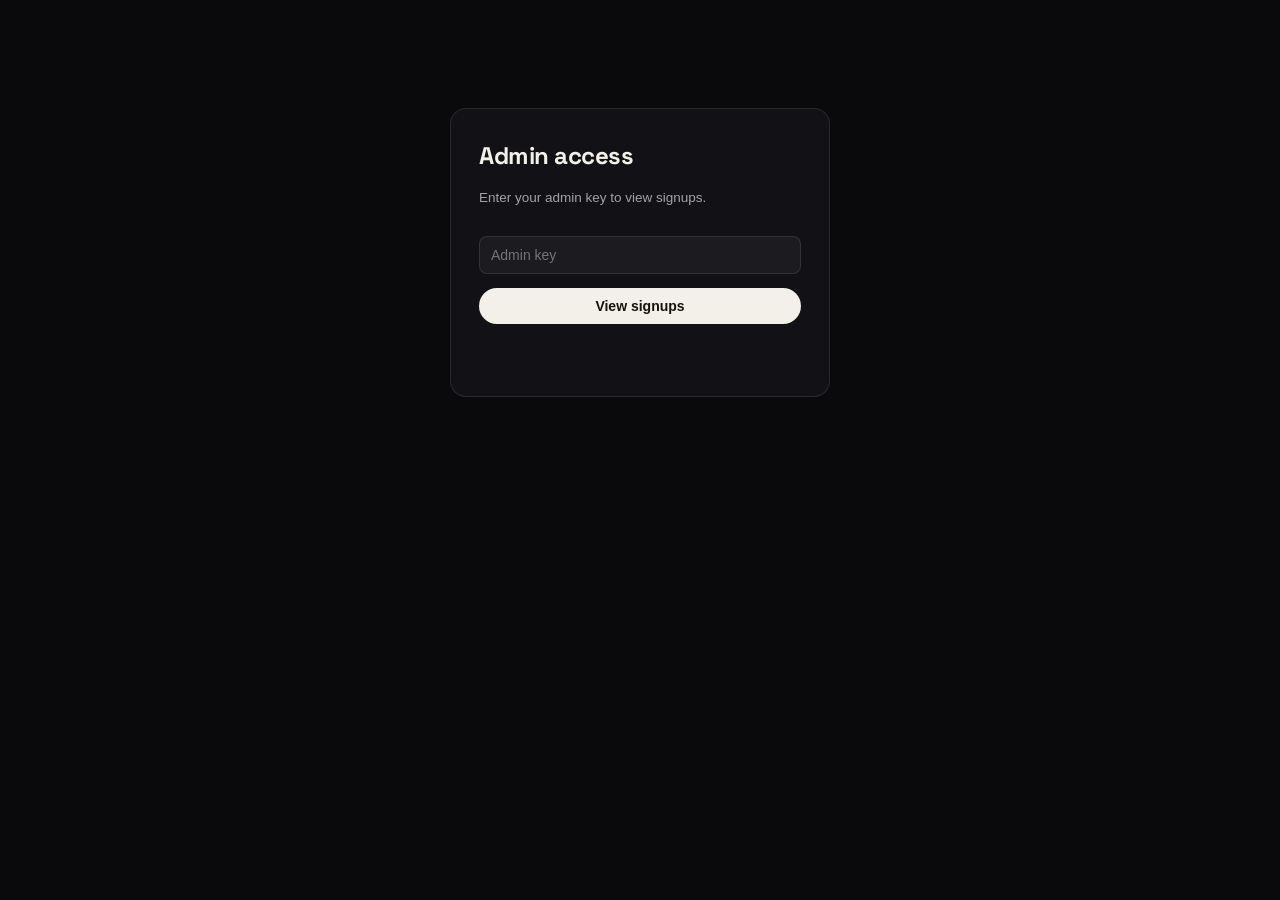
<file: frontend/admin.html>
<!DOCTYPE html>
<html lang="en">
<head>
<meta charset="UTF-8">
<meta name="viewport" content="width=device-width, initial-scale=1.0">
<title>Admin: Dreamz.</title>
<link rel="stylesheet" href="shared.css">
<style>
  body { font-family: 'Inter', sans-serif; }
  .wrap { max-width: 760px; margin: 8vh auto; padding: 0 20px; }
  .gate {
    background: var(--paper-2); border: 1px solid var(--line); border-radius: 16px;
    padding: 28px; max-width: 380px; margin: 12vh auto 0;
  }
  .gate input {
    width: 100%; padding: 10px 11px; border: 1px solid var(--line); border-radius: 8px;
    font-family: inherit; font-size: 14px; margin: 14px 0; background: #1B1B20; color: var(--ink);
  }
  .gate button, .refresh-btn {
    width: 100%; background: var(--ink); color: #15130C; border: none; border-radius: 999px;
    padding: 10px; font-weight: 600; cursor: pointer; font-family: inherit; font-size: 14px;
  }
  .gate button:hover, .refresh-btn:hover { background: var(--brass-deep); }
  .gate .err { color: var(--danger); font-size: 13px; min-height: 18px; }
  table { width: 100%; border-collapse: collapse; margin-top: 22px; }
  th, td { text-align: left; padding: 10px 12px; border-bottom: 1px solid var(--line); font-size: 14px; }
  th { color: var(--ink-soft); font-weight: 600; font-size: 12.5px;  }
  .role-tag { font-size: 11.5px; padding: 3px 9px; border-radius: 20px; border: 1px solid var(--line); }
  .role-tag.idea_owner { color: var(--brass); }
  .role-tag.collaborator { color: var(--ok); }
  .count { color: var(--ink-soft); font-size: 14px; margin-top: 6px; }
  .top-row { display: flex; justify-content: space-between; align-items: center; }
  .refresh-btn { width: auto; padding: 8px 16px; font-size: 13px; }
</style>
</head>
<body>

<div class="wrap">
  <div id="gate-view" class="gate">
    <h2 style="font-family:'Space Grotesk',sans-serif;">Admin access</h2>
    <p style="color:var(--ink-soft); font-size:13.5px;">Enter your admin key to view signups.</p>
    <input type="password" id="admin-key-input" placeholder="Admin key">
    <button id="gate-submit">View signups</button>
    <p class="err" id="gate-err"></p>
  </div>

  <div id="data-view" class="hidden" style="display:none;">
    <div class="top-row">
      <h2 style="font-family:'Space Grotesk',sans-serif;">Signups</h2>
      <button class="refresh-btn" id="refresh-btn">Refresh</button>
    </div>
    <p class="count" id="user-count"></p>
    <table>
      <thead>
        <tr><th>Name</th><th>Email</th><th>Signed up as</th><th>Signed up</th></tr>
      </thead>
      <tbody id="users-tbody"></tbody>
    </table>
  </div>
</div>

<script src="config.js"></script>
<script>
  function esc(v) { return String(v == null ? "" : v).replace(/[&<>"']/g, c => ({ "&": "&amp;", "<": "&lt;", ">": "&gt;", '"': "&quot;", "'": "&#39;" }[c])); }
  const gateView = document.getElementById("gate-view");
  const dataView = document.getElementById("data-view");
  const err = document.getElementById("gate-err");

  async function loadUsers(key) {
    err.textContent = "";
    try {
      const res = await fetch(`${API_BASE}/admin/users`, {
        headers: { "X-Admin-Key": key }
      });
      if (!res.ok) {
        const body = await res.json().catch(() => ({}));
        throw new Error(body.detail || "Could not load signups");
      }
      const users = await res.json();
      sessionStorage.setItem("admin_key", key);
      renderUsers(users);
      gateView.style.display = "none";
      dataView.style.display = "block";
    } catch (e) {
      err.textContent = e.message;
    }
  }

  function renderUsers(users) {
    document.getElementById("user-count").textContent =
      `${users.length} account${users.length === 1 ? "" : "s"} total`;
    const tbody = document.getElementById("users-tbody");
    tbody.innerHTML = users.map(u => `
      <tr>
        <td>${esc(u.name)}</td>
        <td>${esc(u.email)}</td>
        <td><span class="role-tag ${u.role}">${u.role === "idea_owner" ? "Idea Owner" : "Collaborator"}</span></td>
        <td>${new Date(u.created_at).toLocaleDateString(undefined, { year: "numeric", month: "short", day: "numeric" })}</td>
      </tr>
    `).join("");
  }

  document.getElementById("gate-submit").addEventListener("click", () => {
    const key = document.getElementById("admin-key-input").value.trim();
    if (key) loadUsers(key);
  });
  document.getElementById("admin-key-input").addEventListener("keydown", (e) => {
    if (e.key === "Enter") document.getElementById("gate-submit").click();
  });
  document.getElementById("refresh-btn").addEventListener("click", () => {
    const key = sessionStorage.getItem("admin_key");
    if (key) loadUsers(key);
  });

  const savedKey = sessionStorage.getItem("admin_key");
  if (savedKey) loadUsers(savedKey);
</script>

</body>
</html>
</file>
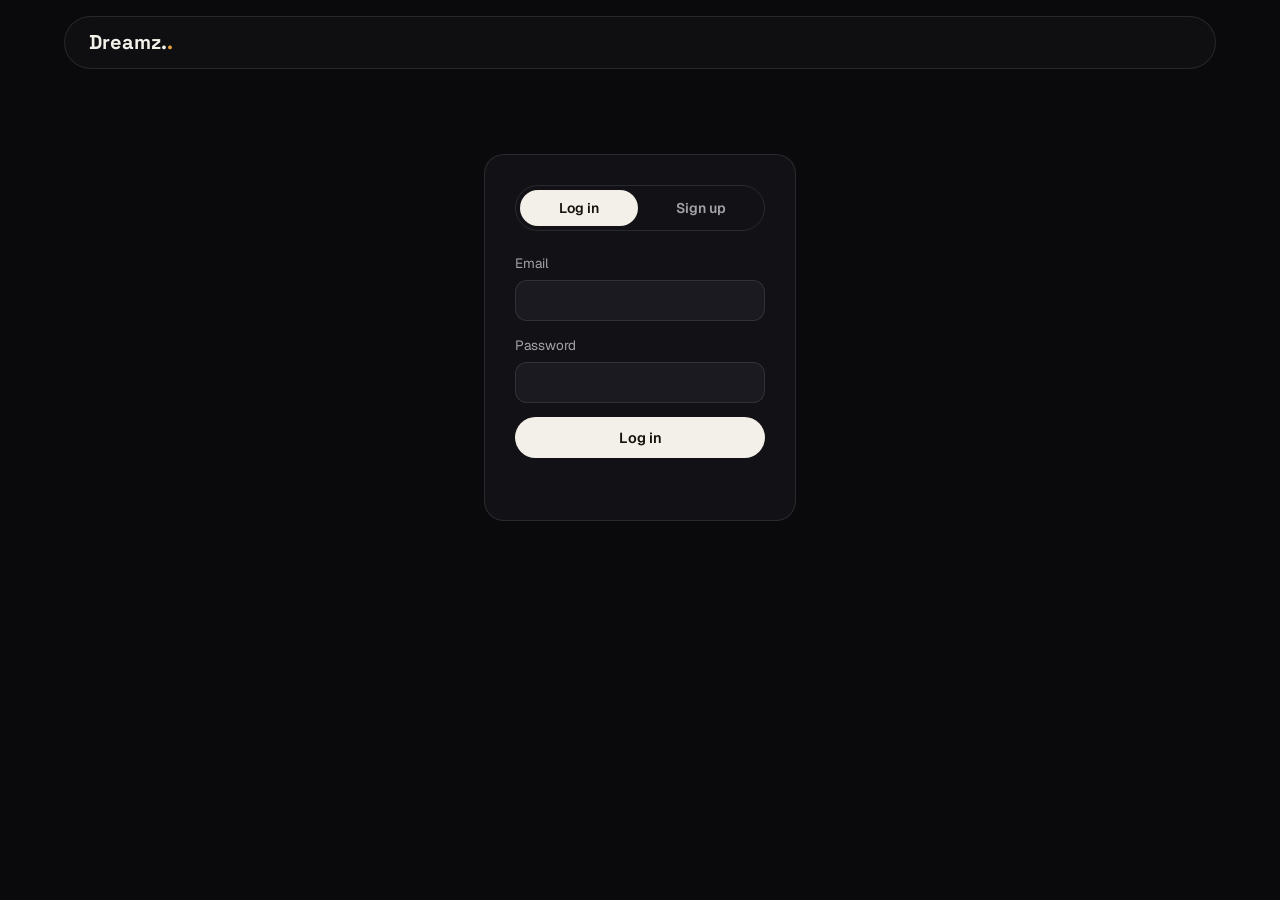
<file: frontend/app.html>
<!DOCTYPE html>
<html lang="en">
<head>
<meta charset="UTF-8">
<meta name="viewport" content="width=device-width, initial-scale=1.0">
<title>Dreamz.: build it, protect it, crew it</title>
<link rel="stylesheet" href="shared.css">
<link rel="stylesheet" href="styles.css">
</head>
<body>

<header class="topbar">
  <a href="index.html" class="wordmark">Dreamz.<span class="dot">.</span></a>
  <nav id="nav-actions"></nav>
</header>

<!-- AUTH VIEW -->
<section id="view-auth" class="view">
  <div class="auth-card">
    <div class="auth-tabs">
      <button class="tab-btn active" data-tab="login">Log in</button>
      <button class="tab-btn" data-tab="signup">Sign up</button>
    </div>

    <form id="form-login" class="auth-form">
      <label>Email<input type="email" id="login-email" autocomplete="email" required></label>
      <label>Password<input type="password" id="login-password" autocomplete="current-password" required></label>
      <button type="submit" class="glow-ring">Log in</button>
      <p class="form-msg" id="login-msg" role="status" aria-live="polite"></p>
    </form>

    <form id="form-signup" class="auth-form hidden">
      <label>Name<input type="text" id="signup-name" required></label>
      <label>Email<input type="email" id="signup-email" required></label>
      <label>Password<input type="password" id="signup-password" autocomplete="new-password" required minlength="6"></label>
      <label>I am a...
        <select id="signup-role">
          <option value="idea_owner">Idea Owner: I have a startup idea</option>
          <option value="collaborator">Collaborator: I want to join one</option>
        </select>
      </label>
      <button type="submit" class="glow-ring">Create account</button>
      <p class="form-msg" id="signup-msg" role="status" aria-live="polite"></p>
    </form>
  </div>
</section>

<!-- OWNER DASHBOARD -->
<section id="view-owner" class="view hidden">
  <div class="owner-grid">

    <div class="panel" id="panel-idea">
      <h2>Your idea</h2>
      <form id="form-idea">
        <label>Title<input type="text" id="idea-title" required></label>
        <label>Problem statement <span class="hint">(shown publicly)</span>
          <textarea id="idea-problem" rows="2" required></textarea>
        </label>
        <div class="row-2">
          <label>Category <span class="hint">(public)</span><input type="text" id="idea-category" required placeholder="e.g. FinTech"></label>
          <label>Industry <span class="hint">(public)</span><input type="text" id="idea-industry" required placeholder="e.g. Financial Services"></label>
        </div>
        <label>Brief detail <span class="hint">(short teaser, public)</span>
          <textarea id="idea-brief" rows="2"></textarea>
        </label>
        <label>Full description <span class="hint">(private, owner only)</span>
          <textarea id="idea-full" rows="4"></textarea>
        </label>
        <label>Visibility
          <select id="idea-visibility">
            <option value="private">Private: hidden from collaborators</option>
            <option value="public">Public: open to applications</option>
          </select>
        </label>
        <button type="submit" id="idea-save-btn" class="glow-ring">Save idea</button>
        <p class="form-msg" id="idea-msg" role="status" aria-live="polite"></p>
      </form>
    </div>

    <div class="panel" id="panel-agent">
      <h2>Your AI co-founder</h2>
      <p class="panel-sub">One agent, scoped to your idea only.</p>
      <div id="agent-thread" class="thread" aria-live="polite"></div>
      <form id="form-agent-chat" class="chat-input">
        <input type="text" id="agent-input" aria-label="Message your AI co-founder" placeholder="Ask anything about building this idea">
        <button type="submit">Send</button>
      </form>
    </div>

    <div class="panel" id="panel-patent">
      <h2>Patent guidance (India)</h2>
      <p class="panel-sub">Prior-art aware, IP India-linked first-pass analysis.</p>
      <div id="patent-thread" class="thread" aria-live="polite"></div>
      <form id="form-patent" class="chat-input">
        <input type="text" id="patent-input" aria-label="Patent question" placeholder="Optional. Leave blank for a general analysis">
        <button type="submit">Analyze</button>
      </form>
    </div>

    <div class="panel" id="panel-applications">
      <h2>Applications</h2>
      <div id="applications-list" class="applications-list"></div>
    </div>

  </div>
</section>

<!-- COLLABORATOR DASHBOARD -->
<section id="view-collaborator" class="view hidden">
  <div class="collab-grid">
    <div class="panel">
      <h2>Browse public ideas</h2>
      <div class="filters">
        <input type="text" id="filter-category" aria-label="Filter by category" placeholder="Filter by category">
        <input type="text" id="filter-industry" aria-label="Filter by industry" placeholder="Filter by industry">
        <button id="filter-btn">Filter</button>
      </div>
      <div id="ideas-list" class="ideas-list"></div>
    </div>
    <div class="panel">
      <h2>Your applications</h2>
      <div id="my-applications-list" class="applications-list"></div>
    </div>
  </div>
</section>

<!-- APPLY MODAL -->
<div id="apply-modal" class="modal hidden" role="dialog" aria-modal="true" aria-labelledby="apply-modal-title">
  <div class="modal-card">
    <h3 id="apply-modal-title">Apply to idea</h3>
    <form id="form-apply">
      <input type="hidden" id="apply-idea-id">
      <label>Why you? <span class="hint">(short message)</span><textarea id="apply-message" rows="3"></textarea></label>
      <label>Resume / portfolio links<textarea id="apply-resume" rows="3"></textarea></label>
      <label>Contact info <span class="hint">(shared with owner only if approved)</span><input type="text" id="apply-contact"></label>
      <div class="modal-actions">
        <button type="button" id="apply-cancel">Cancel</button>
        <button type="submit" class="glow-ring">Submit application</button>
      </div>
      <p class="form-msg" id="apply-msg"></p>
    </form>
  </div>
</div>

<script src="config.js"></script>
<script src="app.js"></script>
</body>
</html>
</file>
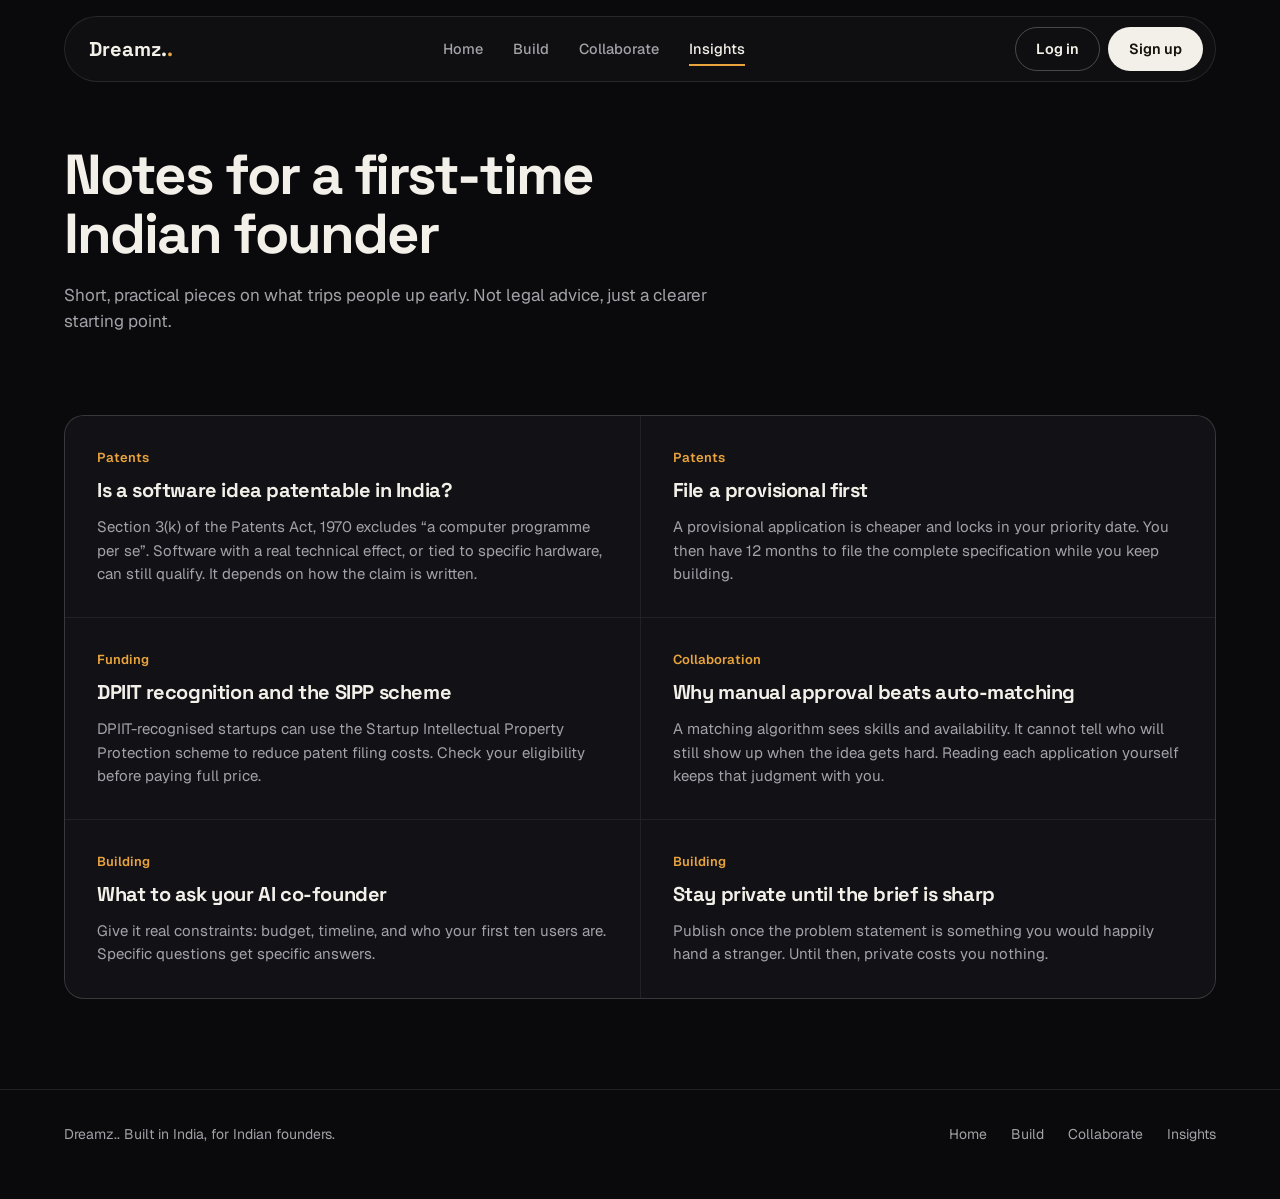
<file: frontend/insights.html>
<!DOCTYPE html>
<html lang="en">
<head>
<meta charset="UTF-8">
<meta name="viewport" content="width=device-width, initial-scale=1.0">
<title>Insights: Dreamz.</title>
<script>document.documentElement.className += " js";</script>
<link rel="stylesheet" href="shared.css">
<link rel="stylesheet" href="landing.css">
</head>
<body class="landing">

<header class="site-header">
  <a href="index.html" class="wordmark" aria-label="Dreamz. home">Dreamz.<span class="dot">.</span></a>
  <nav class="site-nav" aria-label="Main">
    <a href="index.html">Home</a>
    <a href="app.html?intent=owner">Build</a>
    <a href="app.html?intent=collaborate">Collaborate</a>
    <a href="insights.html" class="current" aria-current="page">Insights</a>
  </nav>
  <div class="site-auth">
    <a href="app.html?intent=login" class="btn-ghost">Log in</a>
    <a href="app.html?intent=signup" class="btn-solid glow-ring">Sign up</a>
  </div>
</header>

<main class="shell">
  <div class="insights-hero">
    <h1>Notes for a first-time Indian founder</h1>
    <p>Short, practical pieces on what trips people up early. Not legal advice, just a clearer starting point.</p>
  </div>

  <div class="insights-grid">
    <article class="insight-card">
      <div class="tag">Patents</div>
      <h3>Is a software idea patentable in India?</h3>
      <p>Section 3(k) of the Patents Act, 1970 excludes “a computer programme per se”. Software with a real technical effect, or tied to specific hardware, can still qualify. It depends on how the claim is written.</p>
    </article>
    <article class="insight-card">
      <div class="tag">Patents</div>
      <h3>File a provisional first</h3>
      <p>A provisional application is cheaper and locks in your priority date. You then have 12 months to file the complete specification while you keep building.</p>
    </article>
    <article class="insight-card">
      <div class="tag">Funding</div>
      <h3>DPIIT recognition and the SIPP scheme</h3>
      <p>DPIIT-recognised startups can use the Startup Intellectual Property Protection scheme to reduce patent filing costs. Check your eligibility before paying full price.</p>
    </article>
    <article class="insight-card">
      <div class="tag">Collaboration</div>
      <h3>Why manual approval beats auto-matching</h3>
      <p>A matching algorithm sees skills and availability. It cannot tell who will still show up when the idea gets hard. Reading each application yourself keeps that judgment with you.</p>
    </article>
    <article class="insight-card">
      <div class="tag">Building</div>
      <h3>What to ask your AI co-founder</h3>
      <p>Give it real constraints: budget, timeline, and who your first ten users are. Specific questions get specific answers.</p>
    </article>
    <article class="insight-card">
      <div class="tag">Building</div>
      <h3>Stay private until the brief is sharp</h3>
      <p>Publish once the problem statement is something you would happily hand a stranger. Until then, private costs you nothing.</p>
    </article>
  </div>
</main>

<footer class="site-footer">
  <div class="shell">
    <div>Dreamz.. Built in India, for Indian founders.</div>
    <nav class="foot-nav" aria-label="Footer">
      <a href="index.html">Home</a>
      <a href="app.html?intent=owner">Build</a>
      <a href="app.html?intent=collaborate">Collaborate</a>
      <a href="insights.html">Insights</a>
    </nav>
  </div>
</footer>
</body>
</html>
</file>
<file: frontend/shared.css>
@import url('https://fonts.googleapis.com/css2?family=Space+Grotesk:wght@500;600;700&family=Geist:wght@400;500;600&display=swap');

/* One theme (dark), one accent (brass), one radius system:
   pills for anything you press, 20px for surfaces, 12px for fields. */
:root {
  color-scheme: dark;
  --paper: #0A0A0D;
  --paper-2: #121216;
  --paper-3: #1A1A20;
  --ink: #F2F0E8;
  --ink-soft: #A3A2A8;
  --line: rgba(255,255,255,0.10);
  --line-strong: rgba(255,255,255,0.24);
  --brass: #E8A33D;
  --brass-deep: #F4C066;
  --ok: #6FE3C4;          /* semantic only: approved / success */
  --danger: #E5897C;
  --r-pill: 999px;
  --r-card: 20px;
  --r-input: 12px;
  --font-display: 'Space Grotesk', system-ui, sans-serif;
  --font-body: 'Geist', 'Inter', system-ui, sans-serif;
  --ease: cubic-bezier(0.16, 1, 0.3, 1);

  /* aliases used by older rules */
  --sprout: var(--ok);
  --panel: var(--paper-2);
  --panel-2: var(--paper-3);
}

* { box-sizing: border-box; }
html { scroll-behavior: smooth; }
@media (prefers-reduced-motion: reduce) { html { scroll-behavior: auto; } }

body {
  margin: 0;
  font-family: var(--font-body);
  line-height: 1.55;
  background: var(--paper);
  color: var(--ink);
  -webkit-font-smoothing: antialiased;
}

h1, h2, h3, .display { font-family: var(--font-display); font-weight: 700; margin: 0; letter-spacing: -0.02em; }
a { color: inherit; }
::selection { background: var(--brass); color: #171205; }
:focus-visible { outline: 2px solid var(--brass-deep); outline-offset: 3px; }
.hidden { display: none !important; }

/* ---------- Signature ring: primary buttons, on hover/focus only ---------- */
@keyframes ankur-spin { to { transform: rotate(360deg); } }
.glow-ring { position: relative; isolation: isolate; }
.glow-ring::before {
  content: "";
  position: absolute; inset: -3px;
  border-radius: inherit;
  background: conic-gradient(from 0deg, var(--brass), #7fe7cc, #b59af0, var(--brass));
  z-index: -1;
  filter: blur(8px);
  opacity: 0;
  animation: ankur-spin 7s linear infinite;
  transition: opacity 0.3s ease;
}
.glow-ring:hover::before, .glow-ring:focus-visible::before { opacity: 0.7; }
@media (prefers-reduced-motion: reduce) { .glow-ring::before { animation: none; } }

/* ---------- Buttons ---------- */
.btn-ghost, .btn-solid {
  font-family: var(--font-body);
  font-size: 14.5px;
  font-weight: 600;
  padding: 10px 20px;
  border-radius: var(--r-pill);
  text-decoration: none;
  cursor: pointer;
  border: 1px solid transparent;
  display: inline-flex;
  align-items: center;
  white-space: nowrap;
  transition: background 0.2s ease, border-color 0.2s ease, transform 0.15s ease;
}
.btn-ghost { color: var(--ink); border-color: var(--line-strong); background: transparent; }
.btn-ghost:hover { border-color: var(--ink); }
.btn-solid { background: var(--ink); color: #15130C; }
.btn-solid:hover { background: var(--brass-deep); }
.btn-solid:active, .btn-ghost:active { transform: scale(0.98); }
.btn-lg { padding: 14px 26px; font-size: 15.5px; }

/* ---------- Site header: floating glass pill ---------- */
.site-header {
  display: flex;
  align-items: center;
  justify-content: space-between;
  gap: 20px;
  margin: 16px 5vw 0;
  padding: 10px 12px 10px 24px;
  background: rgba(18,18,22,0.72);
  backdrop-filter: blur(18px) saturate(140%);
  -webkit-backdrop-filter: blur(18px) saturate(140%);
  border: 1px solid var(--line);
  border-radius: var(--r-pill);
  position: sticky;
  top: 14px;
  z-index: 50;
}
@media (prefers-reduced-transparency: reduce) { .site-header, .topbar { background: var(--paper-2); backdrop-filter: none; -webkit-backdrop-filter: none; } }

.wordmark {
  font-family: var(--font-display);
  font-weight: 700;
  font-size: 20px;
  color: var(--ink);
  text-decoration: none;
  display: inline-flex;
  align-items: baseline;
}
.wordmark .dot { color: var(--brass); }

.site-nav { display: flex; align-items: center; gap: 30px; }
.site-nav a {
  text-decoration: none;
  color: var(--ink-soft);
  font-size: 14.5px;
  font-weight: 500;
  position: relative;
  padding: 6px 0;
}
.site-nav a:hover, .site-nav a.current { color: var(--ink); }
.site-nav a::after {
  content: "";
  position: absolute; left: 0; right: 100%; bottom: 0;
  height: 2px; background: var(--brass);
  transition: right 0.25s var(--ease);
}
.site-nav a:hover::after, .site-nav a.current::after { right: 0; }
.site-auth { display: flex; align-items: center; gap: 8px; }

@media (max-width: 860px) {
  .site-header { flex-wrap: wrap; border-radius: 28px; padding: 10px 12px 10px 18px; row-gap: 6px; }
  .site-nav { order: 3; width: 100%; gap: 22px; overflow-x: auto; padding: 2px 6px 4px; scrollbar-width: none; }
  .site-nav::-webkit-scrollbar { display: none; }
}
</file>
<file: frontend/styles.css>
/* Dashboard (operate mode). Tokens, fonts and buttons come from shared.css. */
body { margin: 0; }
h1, h2, h3 { margin: 0 0 8px; }

.topbar {
  display: flex; justify-content: space-between; align-items: center; gap: 20px;
  margin: 16px 5vw 0; padding: 10px 12px 10px 24px;
  background: rgba(18,18,22,0.72);
  backdrop-filter: blur(18px) saturate(140%); -webkit-backdrop-filter: blur(18px) saturate(140%);
  border: 1px solid var(--line); border-radius: var(--r-pill);
  position: sticky; top: 14px; z-index: 50;
}
#nav-actions { display: flex; gap: 10px; align-items: center; }
#nav-actions button {
  background: transparent; border: 1px solid var(--line-strong); color: var(--ink);
  padding: 8px 16px; border-radius: var(--r-pill); cursor: pointer; font: 600 14px var(--font-body);
}
#nav-actions button:hover { border-color: var(--ink); }
.role-pill { font-size: 12.5px; color: var(--ink-soft); border: 1px solid var(--line); padding: 5px 12px; border-radius: var(--r-pill); }

.view { padding: 40px 5vw 70px; max-width: 1320px; margin: 0 auto; }

/* Auth */
#view-auth { max-width: 440px; margin-top: 5vh; }
.auth-card { background: var(--paper-2); border: 1px solid var(--line); border-radius: var(--r-card); padding: 30px; }
.auth-tabs { display: flex; gap: 4px; padding: 4px; margin-bottom: 22px; border: 1px solid var(--line); border-radius: var(--r-pill); }
.tab-btn { flex: 1; padding: 9px; background: transparent; border: 0; color: var(--ink-soft); cursor: pointer; border-radius: var(--r-pill); font: 600 14px var(--font-body); }
.tab-btn.active { color: #15130C; background: var(--ink); }
.auth-form { display: flex; flex-direction: column; gap: 14px; }

label { font-size: 13.5px; color: var(--ink-soft); display: flex; flex-direction: column; gap: 6px; }
.hint { font-size: 12px; font-weight: 400; }
input, textarea, select {
  background: var(--paper-3); border: 1px solid var(--line); color: var(--ink);
  padding: 10px 12px; border-radius: var(--r-input); font: 400 14.5px var(--font-body);
}
input::placeholder, textarea::placeholder { color: #8B8A91; }
input:focus-visible, textarea:focus-visible, select:focus-visible { outline: 2px solid var(--brass); outline-offset: 1px; border-color: transparent; }

button[type="submit"], .primary-btn {
  background: var(--ink); color: #15130C; border: 0; padding: 11px 18px; border-radius: var(--r-pill);
  cursor: pointer; font: 600 14.5px var(--font-body); transition: background 0.2s ease, transform 0.15s ease;
}
button[type="submit"]:hover { background: var(--brass-deep); }
button[type="submit"]:active { transform: scale(0.98); }
button:disabled { opacity: 0.55; cursor: progress; }

.form-msg { font-size: 13.5px; color: var(--ok); min-height: 18px; margin: 0; }
.form-msg.error { color: var(--danger); }

/* Panels */
.owner-grid { display: grid; grid-template-columns: 1fr 1fr; gap: 20px; }
.collab-grid { display: grid; grid-template-columns: 1.4fr 1fr; gap: 20px; }
@media (max-width: 900px) { .owner-grid, .collab-grid { grid-template-columns: 1fr; } .topbar { padding-left: 18px; } }
.panel { background: var(--paper-2); border: 1px solid var(--line); border-radius: var(--r-card); padding: 24px; min-width: 0; }
.panel h2 { font-size: 22px; }
.panel-sub { color: var(--ink-soft); font-size: 14px; margin: 0 0 14px; }
.row-2 { display: grid; grid-template-columns: 1fr 1fr; gap: 12px; }
@media (max-width: 520px) { .row-2 { grid-template-columns: 1fr; } }
#form-idea { display: flex; flex-direction: column; gap: 14px; margin-top: 14px; }

/* Chat */
.thread {
  height: 280px; overflow-y: auto; border: 1px solid var(--line); border-radius: var(--r-input);
  padding: 12px; margin-bottom: 10px; display: flex; flex-direction: column; gap: 10px; background: var(--paper-3);
}
.msg { padding: 9px 12px; border-radius: 14px; font-size: 14px; max-width: 92%; white-space: pre-wrap; overflow-wrap: anywhere; }
.msg.user { align-self: flex-end; background: var(--brass); color: #201705; }
.msg.agent { align-self: flex-start; background: var(--paper-2); border: 1px solid var(--line); }
.msg.pending { color: var(--ink-soft); font-style: italic; }
.msg .li { display: block; padding-left: 14px; text-indent: -14px; }
.chat-input { display: flex; gap: 8px; }
.chat-input input { flex: 1; min-width: 0; }
.chat-input button { background: var(--ink); color: #15130C; border: 0; border-radius: var(--r-pill); padding: 0 18px; cursor: pointer; font: 600 14px var(--font-body); }
.chat-input button:hover { background: var(--brass-deep); }

/* Lists */
.ideas-list, .applications-list { display: flex; flex-direction: column; gap: 12px; max-height: 540px; overflow-y: auto; }
.card { border: 1px solid var(--line); border-radius: var(--r-input); padding: 16px; background: var(--paper-3); }
.card-top { display: flex; justify-content: space-between; align-items: baseline; gap: 10px; flex-wrap: wrap; }
.card-title { font: 600 16px var(--font-display); }
.card-tags { font-size: 12.5px; color: var(--brass); font-weight: 600; }
.card-body { color: var(--ink-soft); font-size: 14px; margin: 8px 0; overflow-wrap: anywhere; }
.card-actions { display: flex; gap: 8px; margin-top: 10px; }
.card-actions button {
  border: 1px solid var(--line-strong); background: transparent; color: var(--ink);
  padding: 7px 14px; border-radius: var(--r-pill); cursor: pointer; font: 600 13px var(--font-body);
}
.card-actions button:hover { border-color: var(--ink); }
.status-pill { font-size: 12px; padding: 3px 10px; border-radius: var(--r-pill); border: 1px solid var(--line); text-transform: capitalize; }
.status-pill.pending { color: var(--brass); }
.status-pill.approved { color: var(--ok); }
.status-pill.rejected { color: var(--danger); }
.filters { display: flex; gap: 8px; margin-bottom: 14px; flex-wrap: wrap; }
.filters input { flex: 1; min-width: 130px; }
.filters button { background: transparent; border: 1px solid var(--line-strong); color: var(--ink); border-radius: var(--r-pill); padding: 0 18px; cursor: pointer; font: 600 14px var(--font-body); }
.filters button:hover { border-color: var(--ink); }

/* Modal */
.modal { position: fixed; inset: 0; background: rgba(5,5,6,0.72); display: flex; align-items: center; justify-content: center; padding: 20px; z-index: 100; }
.modal-card { background: var(--paper-2); border: 1px solid var(--line); border-radius: var(--r-card); padding: 26px; width: 100%; max-width: 460px; }
#form-apply { display: flex; flex-direction: column; gap: 12px; margin-top: 12px; }
.modal-actions { display: flex; justify-content: flex-end; gap: 10px; }
#apply-cancel { background: transparent; border: 1px solid var(--line-strong); color: var(--ink); padding: 10px 16px; border-radius: var(--r-pill); cursor: pointer; font: 600 14px var(--font-body); }
</file>
<file: frontend/landing.css>
body.landing { background: var(--paper); color: var(--ink); }
.shell { max-width: 1320px; margin: 0 auto; padding: 0 5vw; }

/* ---------- Hero: copy left, live WebGL scene right ---------- */
.hero {
  position: relative;
  display: grid;
  grid-template-columns: minmax(0, 1.25fr) minmax(0, 1fr);
  gap: 8px;
  align-items: center;
  min-height: calc(100dvh - 90px);
  padding: 8px 0 24px;
}
.hero::before {
  content: "";
  position: absolute;
  inset: -8% -25% -8% 35%;
  background: radial-gradient(50% 50% at 55% 50%, rgba(232,163,61,0.13), transparent 70%);
  pointer-events: none;
}
.hero-copy { position: relative; z-index: 1; }
.hero h1 { font-size: clamp(34px, 3.8vw, 54px); line-height: 1.04; letter-spacing: -0.035em; }
.hero h1 span { display: block; }
@media (min-width: 900px) { .hero h1 span { white-space: nowrap; } }
.hero .lede { margin-top: 22px; font-size: clamp(16px, 1.3vw, 19px); color: var(--ink-soft); max-width: 42ch; }
.hero-ctas { display: flex; gap: 12px; margin-top: 32px; flex-wrap: wrap; }

.hero-stage { position: relative; height: min(76dvh, 700px); min-height: 380px; }
#hero-3d { position: absolute; inset: 0; touch-action: pan-y; }
#hero-3d canvas { display: block; width: 100%; height: 100%; }
#hero-3d.no-webgl { background: radial-gradient(40% 40% at 50% 55%, rgba(232,163,61,0.18), transparent 70%); }

/* ---------- Stat chips ---------- */
.facts { display: grid; grid-template-columns: repeat(3, 1fr); gap: 14px; padding: 8px 0 24px; }
.fact { border: 1px solid var(--line); border-radius: var(--r-card); padding: 20px 22px; background: var(--paper-2); }
.fact strong { display: block; font-family: var(--font-display); font-size: 17px; color: var(--ink); margin-bottom: 6px; }
.fact span { font-size: 14px; color: var(--ink-soft); }

/* ---------- Audience toggle ---------- */
.audience { padding: 96px 0 40px; }
.audience h2 { font-size: clamp(28px, 3.2vw, 44px); line-height: 1.1; max-width: 18ch; }
.toggle-row {
  display: inline-flex; margin-top: 28px; padding: 4px;
  border: 1px solid var(--line); border-radius: var(--r-pill); background: var(--paper-2);
}
.toggle-row button {
  font-family: var(--font-body); font-weight: 600; font-size: 14px;
  padding: 9px 20px; border: 0; border-radius: var(--r-pill);
  background: transparent; color: var(--ink-soft); cursor: pointer;
  transition: background 0.25s var(--ease), color 0.25s var(--ease);
}
.toggle-row button.active { background: var(--ink); color: #15130C; }
.audience-panel { display: none; grid-template-columns: 1fr 1fr; gap: 56px; margin-top: 40px; }
.audience-panel.active { display: grid; animation: panel-in 0.45s var(--ease); }
@keyframes panel-in { from { opacity: 0; translate: 0 10px; } to { opacity: 1; translate: 0 0; } }
.audience-panel h3 { font-size: 24px; }
.audience-panel .sub { color: var(--ink-soft); margin: 10px 0 26px; max-width: 40ch; }
.audience-list { display: flex; flex-direction: column; }
.audience-list p { margin: 0; padding: 16px 0 16px 18px; border-left: 1px solid var(--line-strong); color: var(--ink-soft); }
.audience-list p + p { border-top: 0; }
.audience-list p:hover { border-left-color: var(--brass); color: var(--ink); }

/* ---------- Bento: three cells, three different surfaces ---------- */
.differ { padding: 80px 0 100px; }
.differ h2 { font-size: clamp(28px, 3.2vw, 44px); line-height: 1.1; max-width: 20ch; margin-bottom: 40px; }
.bento { display: grid; grid-template-columns: 1.35fr 1fr; gap: 16px; }
.cell {
  position: relative; overflow: hidden;
  border: 1px solid var(--line); border-radius: var(--r-card);
  padding: 34px; background: var(--paper-2);
  transform: perspective(900px) rotateX(var(--rx, 0deg)) rotateY(var(--ry, 0deg));
  transition: transform 0.3s var(--ease), border-color 0.3s ease;
}
.cell:hover { border-color: var(--line-strong); }
.cell > * { position: relative; z-index: 1; }
.cell::after {
  content: ""; position: absolute; inset: 0; z-index: 0; pointer-events: none; opacity: 0;
  background: radial-gradient(260px circle at var(--mx, 50%) var(--my, 50%), rgba(255,255,255,0.07), transparent 70%);
  transition: opacity 0.3s ease;
}
.cell:hover::after { opacity: 1; }
.cell h3 { font-size: 22px; line-height: 1.2; }
.cell p { margin: 12px 0 0; color: var(--ink-soft); max-width: 38ch; }
.cell-a {
  grid-row: span 2; min-height: 440px; display: flex; flex-direction: column; justify-content: flex-end;
  background: radial-gradient(90% 70% at 15% 0%, rgba(232,163,61,0.24), transparent 62%), var(--paper-2);
}
.cell-a h3 { font-size: clamp(28px, 2.8vw, 38px); }
.cell-b::before {
  content: ""; position: absolute; inset: 0; z-index: 0;
  background-image: radial-gradient(rgba(255,255,255,0.2) 1px, transparent 1.3px);
  background-size: 15px 15px;
  -webkit-mask-image: linear-gradient(200deg, #000, transparent 58%);
  mask-image: linear-gradient(200deg, #000, transparent 58%);
}
.cell-c { background: linear-gradient(160deg, #1f1f27, var(--paper-2) 62%); }

.js .reveal { opacity: 0; translate: 0 22px; }
.js .reveal.in { opacity: 1; translate: 0 0; }
.reveal { transition: opacity 0.8s var(--ease) var(--d, 0ms), translate 0.8s var(--ease) var(--d, 0ms), transform 0.3s var(--ease), border-color 0.3s ease; }

/* ---------- Why ---------- */
.why {
  padding: 130px 0;
  border-top: 1px solid var(--line); border-bottom: 1px solid var(--line);
  background-image: radial-gradient(rgba(255,255,255,0.075) 1px, transparent 1.3px);
  background-size: 22px 22px;
}
.why p { font-family: var(--font-display); font-weight: 500; font-size: clamp(24px, 3vw, 40px); line-height: 1.28; letter-spacing: -0.02em; max-width: 25em; margin: 0; }

/* ---------- Closing CTA ---------- */
.closing { padding: 110px 0; }
.closing h2 { font-size: clamp(32px, 4.4vw, 62px); line-height: 1.02; letter-spacing: -0.035em; }
.closing-actions { display: flex; gap: 12px; margin-top: 30px; flex-wrap: wrap; }

/* ---------- Footer ---------- */
.site-footer { border-top: 1px solid var(--line); padding: 34px 0 54px; font-size: 14px; color: var(--ink-soft); }
.site-footer .shell { display: flex; justify-content: space-between; flex-wrap: wrap; gap: 18px; }
.foot-nav { display: flex; gap: 24px; }
.site-footer a { text-decoration: none; }
.site-footer a:hover { color: var(--ink); }

@media (max-width: 899px) {
  .hero { grid-template-columns: 1fr; min-height: 0; }
  .hero-stage { height: 56dvh; min-height: 340px; }
  .facts { grid-template-columns: 1fr; }
  .audience-panel.active { grid-template-columns: 1fr; gap: 28px; }
  .bento { grid-template-columns: 1fr; }
  .cell-a { grid-row: auto; min-height: 300px; }
  .why { padding: 90px 0; }
}

/* ---------- Insights ---------- */
.insights-hero { padding: 64px 0 24px; max-width: 62ch; }
.insights-hero h1 { font-size: clamp(34px, 4.4vw, 60px); line-height: 1.04; letter-spacing: -0.035em; }
.insights-hero p { margin-top: 18px; color: var(--ink-soft); font-size: 17px; }
.insights-grid {
  display: grid; grid-template-columns: repeat(2, 1fr); gap: 1px;
  background: var(--line); border: 1px solid var(--line); border-radius: var(--r-card); overflow: hidden;
  margin: 40px 0 90px;
}
.insight-card { background: var(--paper-2); padding: 32px; }
.insight-card .tag { font-size: 13px; color: var(--brass); font-weight: 600; }
.insight-card h3 { font-size: 20px; margin-top: 10px; line-height: 1.25; }
.insight-card p { margin: 12px 0 0; color: var(--ink-soft); font-size: 15px; }
@media (max-width: 760px) { .insights-grid { grid-template-columns: 1fr; } }

@media (prefers-reduced-motion: reduce) {
  .reveal, .cell, .audience-panel.active { transition: none; animation: none; }
  .js .reveal { opacity: 1; translate: 0 0; }
}
</file>
